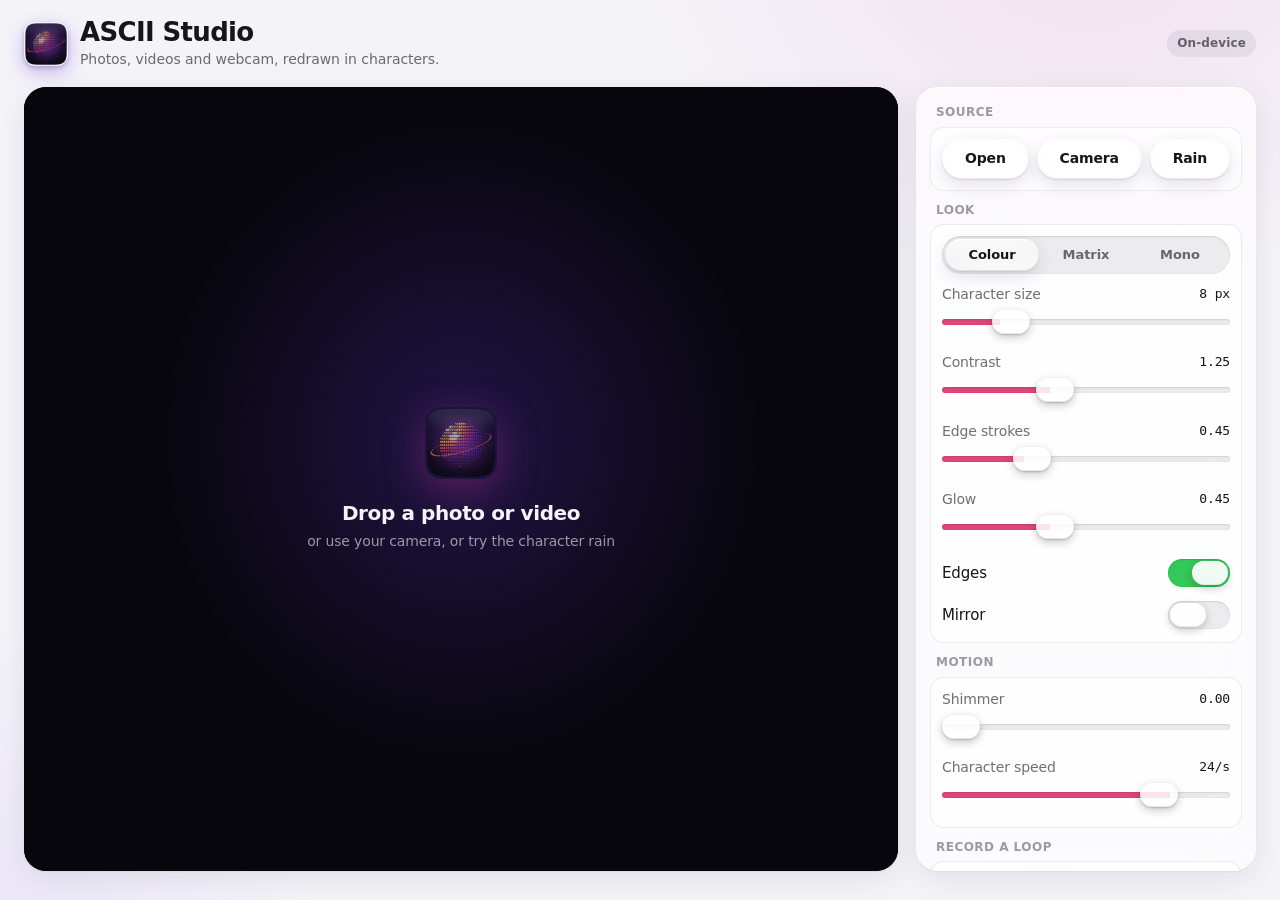
<file: index.html>
<!doctype html>
<html lang="en">
<head>
  <meta charset="utf-8">
  <meta name="viewport" content="width=device-width, initial-scale=1, viewport-fit=cover">
  <title>ASCII Studio</title>
  <meta name="description" content="Turn photos, videos and your webcam into colourful ASCII art, right in your browser.">
  <meta name="theme-color" content="#0b0a12" media="(prefers-color-scheme: dark)">
  <meta name="theme-color" content="#f4f3f8" media="(prefers-color-scheme: light)">
  <meta name="apple-mobile-web-app-capable" content="yes">
  <meta name="apple-mobile-web-app-status-bar-style" content="black-translucent">
  <meta name="apple-mobile-web-app-title" content="ASCII Studio">
  <link rel="icon" type="image/png" sizes="32x32" href="brand/icon-32.png">
  <link rel="apple-touch-icon" href="brand/icon-180.png">
  <link rel="manifest" href="manifest.webmanifest">
  <link rel="stylesheet" href="style.css">
</head>
<body>
  <!-- Liquid glass: bends what's behind buttons (Chromium only; others get frosted glass) -->
  <svg width="0" height="0" style="position:absolute" aria-hidden="true">
    <filter id="liquid" x="0" y="0" width="100%" height="100%" color-interpolation-filters="sRGB">
      <feTurbulence type="fractalNoise" baseFrequency="0.008 0.012" numOctaves="2" seed="11" result="noise"/>
      <feGaussianBlur in="noise" stdDeviation="2" result="map"/>
      <feDisplacementMap in="SourceGraphic" in2="map" scale="22" xChannelSelector="R" yChannelSelector="G"/>
    </filter>
  </svg>
  <header class="topbar">
    <img class="logo" src="brand/icon-128.png" alt="" width="40" height="40">
    <div class="brand">
      <h1>ASCII Studio</h1>
      <p>Photos, videos and webcam, redrawn in characters.</p>
    </div>
    <span class="privacy" title="Nothing is uploaded">On-device</span>
  </header>

  <main class="layout">
    <section id="stage" class="stage empty" aria-label="Preview">
      <canvas id="out"></canvas>
      <label id="drop" class="drop">
        <input id="file" type="file" accept="image/*,video/*" hidden>
        <span class="drop-icon" aria-hidden="true">
          <img src="brand/icon-128.png" alt="" width="72" height="72">
        </span>
        <strong class="desktop-only">Drop a photo or video</strong>
        <strong class="touch-only">Tap to choose a photo or video</strong>
        <span>or use your camera, or try the character rain</span>
      </label>
      <div id="rec" class="rec-pill" hidden>● REC</div>
    </section>

    <aside class="panel" aria-label="Controls">
      <section class="group">
        <h2>Source</h2>
        <div class="card">
          <div class="row buttons">
            <button id="btn-open" class="btn">Open</button>
            <button id="btn-cam" class="btn">Camera</button>
            <button id="btn-flip" class="btn" hidden title="Switch between front and back camera">Flip</button>
            <button id="btn-rain" class="btn">Rain</button>
          </div>
        </div>
      </section>

      <section class="group">
        <h2>Look</h2>
        <div class="card">
          <div class="seg" id="style" role="radiogroup" aria-label="Style">
            <span class="seg-thumb" aria-hidden="true"></span>
            <button data-v="colour" class="on" role="radio">Colour</button>
            <button data-v="matrix" role="radio">Matrix</button>
            <button data-v="mono" role="radio">Mono</button>
          </div>
          <label class="slider">Character size <output data-for="cell"></output>
            <input type="range" id="cell" min="4" max="24" step="1" value="8"></label>
          <label class="slider">Contrast <output data-for="contrast"></output>
            <input type="range" id="contrast" min="0.5" max="2.5" step="0.05" value="1.25"></label>
          <label class="slider">Edge strokes <output data-for="edgeThreshold"></output>
            <input type="range" id="edgeThreshold" min="0.15" max="1.2" step="0.05" value="0.45"></label>
          <label class="slider">Glow <output data-for="glow"></output>
            <input type="range" id="glow" min="0" max="1.2" step="0.05" value="0.45"></label>
          <label class="switch-row">Edges<input type="checkbox" id="edges" class="switch" checked></label>
          <label class="switch-row">Mirror<input type="checkbox" id="mirror" class="switch"></label>
        </div>
      </section>

      <section class="group">
        <h2>Motion</h2>
        <div class="card">
          <label class="slider">Shimmer <output data-for="shimmer"></output>
            <input type="range" id="shimmer" min="0" max="1" step="0.05" value="0"></label>
          <label class="slider">Character speed <output data-for="fps"></output>
            <input type="range" id="fps" min="1" max="30" step="1" value="24"></label>
        </div>
      </section>

      <section class="group">
        <h2>Record a loop</h2>
        <div class="card">
          <div class="seg" id="dur" role="radiogroup" aria-label="Loop length">
            <span class="seg-thumb" aria-hidden="true"></span>
            <button data-v="5" role="radio">5s</button>
            <button data-v="10" class="on" role="radio">10s</button>
            <button data-v="15" role="radio">15s</button>
            <button data-v="custom" role="radio">Custom</button>
          </div>
          <label id="custom-wrap" class="field" hidden>Length (seconds)
            <input type="number" id="custom-dur" min="1" max="120" step="1" value="20" inputmode="numeric"></label>
          <button id="btn-video" class="btn rec-btn wide">● Record 10s</button>
          <button id="btn-save-rec" class="btn wide" hidden>Save video</button>
          <p class="note">Animations repeat exactly once per loop, so videos loop seamlessly.</p>
        </div>
      </section>

      <section class="group">
        <h2>Save</h2>
        <div class="card">
          <label class="field">Size
            <select id="size">
              <option value="source">Match source (up to 1920 px)</option>
              <option value="720">HD 720p</option>
              <option value="1080">Full HD 1080p</option>
              <option value="2160">4K</option>
              <option value="screen">Wallpaper (fills this screen)</option>
            </select>
          </label>
          <p class="note mono" id="size-hint"></p>
          <div class="row buttons">
            <button id="btn-png" class="btn primary">Save image</button>
            <button id="btn-copy" class="btn">Copy text</button>
            <button id="btn-txt" class="btn">.txt</button>
          </div>
        </div>
      </section>

      <section class="group" id="wallpaper-group" hidden>
        <h2>New-tab wallpaper</h2>
        <div class="card">
          <button id="btn-wall" class="btn primary wide">Set as new-tab wallpaper</button>
          <div class="row buttons">
            <button id="btn-wall-open" class="btn">Open new tab</button>
            <button id="btn-wall-reset" class="btn">Use built-ins</button>
          </div>
          <p class="note">Every new tab shows this, animated, with a clock. New tabs also have five interactive built-in wallpapers.</p>
        </div>
      </section>

      <section class="group" id="desktop-group" hidden>
        <h2>Desktop wallpaper</h2>
        <div class="card">
          <button id="btn-desk-live" class="btn primary wide">Use as live wallpaper</button>
          <button id="btn-desk-still" class="btn wide">Set as still wallpaper</button>
          <button id="btn-desk-customise" class="btn wide">Customise live wallpaper…</button>
          <p class="note" id="desk-note">Live wallpapers move behind your desktop icons. Switch scenes or turn them off from the menu-bar icon.</p>
        </div>
      </section>

      <section class="group" id="update-group" hidden>
        <h2>About</h2>
        <div class="card">
          <p class="note" id="upd-text">ASCII Studio</p>
          <button id="btn-upd" class="btn wide">Check for updates</button>
        </div>
      </section>

      <p class="status" id="status" role="status" aria-live="polite"></p>
    </aside>
  </main>

  <script type="module" src="app.js"></script>
</body>
</html>
</file>
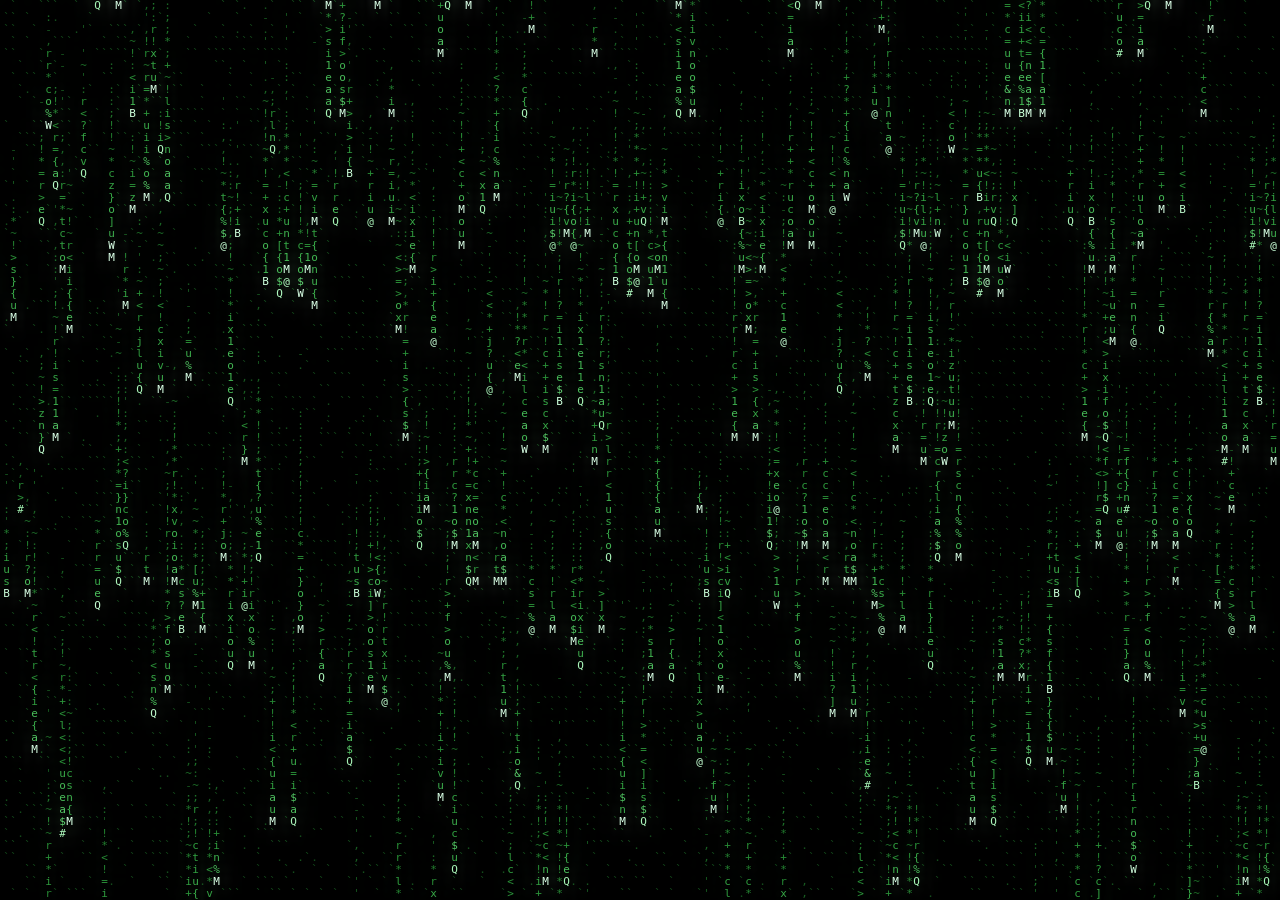
<file: wallpaper.html>
<!doctype html>
<html lang="en">
<head>
  <meta charset="utf-8">
  <meta name="viewport" content="width=device-width, initial-scale=1">
  <title>ASCII Wallpaper</title>
  <style>
    html, body { margin: 0; height: 100%; background: #000; overflow: hidden; }
    canvas { display: block; width: 100vw; height: 100vh; }
  </style>
</head>
<body>
  <canvas id="out"></canvas>
  <!--
    Fullscreen, no UI. Used by desktop/ascii_wallpaper.py (and works in Plash too).
    URL options:
      src=<url of a photo or video>   (leave out for character rain)
      style=colour|matrix|mono   cell=<char width in CSS px>   glow=0..1.2
      shimmer=0..1   contrast=0.5..2.5   edges=0|1   fps=1..60
  -->
  <script type="module">
    import { AsciiRenderer } from "./renderer.js";

    const q = new URLSearchParams(location.search);
    const num = (k, d) => (q.has(k) ? parseFloat(q.get(k)) : d);
    const canvas = document.getElementById("out");
    const r = new AsciiRenderer(canvas);
    const S = r.settings;
    const dpr = window.devicePixelRatio || 1;
    const src = q.get("src");
    const isVideo = src && /\.(mp4|mov|m4v|webm|gif)$/i.test(src);

    S.style = q.get("style") || (src ? "colour" : "matrix");
    S.cell = num("cell", 7) * dpr;
    S.glow = num("glow", 0.5);
    S.contrast = num("contrast", 1.25);
    S.edges = q.get("edges") !== "0";
    S.shimmer = num("shimmer", src && !isVideo ? 0.6 : 0);   // photos gently come alive
    let fps = num("fps", 30), paused = false, last = 0;

    if (!src) {
      S.mode = "rain";
    } else if (isVideo) {
      const v = Object.assign(document.createElement("video"),
        { src, loop: true, muted: true, playsInline: true, autoplay: true });
      v.play().catch(() => {});
      v.addEventListener("loadeddata", () => r.setSource(v));
    } else {
      const img = new Image();
      img.onload = () => r.setSource(img);
      img.src = src;
    }

    function loop(t) {
      requestAnimationFrame(loop);
      if (paused || t - last < 1000 / fps - 2) return;
      last = t;
      r.resize(Math.round(innerWidth * dpr), Math.round(innerHeight * dpr));
      r.render(t / 1000);
    }
    requestAnimationFrame(loop);

    // controls for the menu-bar app
    window.wallpaper = {
      toggle() { paused = !paused; return paused; },
      setFps(n) { fps = n; },
    };
  </script>
</body>
</html>
</file>
<file: style.css>
/* ASCII Studio: design tokens, light + dark.
   Type follows the platform's system font (SF Pro on Apple devices) with size-specific
   tracking; panels are translucent materials; feedback is on press, never on release. */

:root {
  --font: -apple-system, BlinkMacSystemFont, "SF Pro Text", system-ui, "Segoe UI", Roboto, "Helvetica Neue", sans-serif;
  --font-display: -apple-system, BlinkMacSystemFont, "SF Pro Display", system-ui, "Segoe UI", Roboto, sans-serif;
  --mono: ui-monospace, "SF Mono", SFMono-Regular, Menlo, Consolas, monospace;

  /* brand: the logo's sunset, indigo -> magenta -> coral -> amber */
  --brand-1: #6d3ff2;
  --brand-2: #d63ca8;
  --brand-3: #ff6a55;
  --brand-4: #ffb347;
  --brand-grad: linear-gradient(135deg, var(--brand-2), var(--brand-3) 55%, var(--brand-4));

  --radius-lg: 22px;
  --radius: 14px;
  --radius-sm: 10px;
  --ease: cubic-bezier(0.22, 1, 0.36, 1);   /* critically damped feel */
  --gutter: max(16px, env(safe-area-inset-left));

  color-scheme: light dark;
}

/* ---------- colours ---------- */
:root {
  --bg: #f4f3f8;
  --bg-glow-1: rgba(214, 60, 168, 0.10);
  --bg-glow-2: rgba(109, 63, 242, 0.10);
  --text: #16151c;
  --text-2: rgba(22, 21, 28, 0.62);
  --text-3: rgba(22, 21, 28, 0.42);
  --material: rgba(255, 255, 255, 0.66);
  --material-solid: #ffffff;
  --card: rgba(255, 255, 255, 0.72);
  --hairline: rgba(22, 21, 28, 0.08);
  --edge-light: rgba(255, 255, 255, 0.9);
  --fill: rgba(118, 118, 128, 0.12);
  --fill-strong: rgba(118, 118, 128, 0.2);
  --thumb: #ffffff;
  --accent: #e0457b;
  --rec: #ff3b30;
  --shadow: 0 1px 2px rgba(20, 16, 40, 0.06), 0 8px 30px rgba(20, 16, 40, 0.08);
}

@media (prefers-color-scheme: dark) {
  :root {
    --bg: #0b0a12;
    --bg-glow-1: rgba(214, 60, 168, 0.16);
    --bg-glow-2: rgba(109, 63, 242, 0.20);
    --text: #f4f3f8;
    --text-2: rgba(244, 243, 248, 0.64);
    --text-3: rgba(244, 243, 248, 0.40);
    --material: rgba(30, 28, 42, 0.58);
    --material-solid: #1c1a26;
    --card: rgba(255, 255, 255, 0.05);
    --hairline: rgba(255, 255, 255, 0.08);
    --edge-light: rgba(255, 255, 255, 0.12);
    --fill: rgba(118, 118, 128, 0.24);
    --fill-strong: rgba(118, 118, 128, 0.36);
    --thumb: #f4f3f8;
    --accent: #ff6a8a;
    --rec: #ff453a;
    --shadow: 0 1px 2px rgba(0, 0, 0, 0.3), 0 12px 40px rgba(0, 0, 0, 0.35);
  }
}

* { box-sizing: border-box; }

html { -webkit-text-size-adjust: 100%; }

body {
  margin: 0;
  min-height: 100dvh;
  background:
    radial-gradient(60vmax 50vmax at 85% -10%, var(--bg-glow-1), transparent 60%),
    radial-gradient(60vmax 50vmax at -10% 110%, var(--bg-glow-2), transparent 60%),
    var(--bg);
  background-attachment: fixed;
  color: var(--text);
  font: 400 15px/1.47 var(--font);
  letter-spacing: -0.01em;
  -webkit-font-smoothing: antialiased;
  font-optical-sizing: auto;
  padding: env(safe-area-inset-top) env(safe-area-inset-right) env(safe-area-inset-bottom) env(safe-area-inset-left);
}

[hidden] { display: none !important; }

/* ---------- header ---------- */
.topbar {
  display: flex;
  align-items: center;
  gap: 12px;
  padding: 18px 24px 10px;
}
.logo {
  width: 44px; height: 44px;
  border-radius: 11px;
  box-shadow: 0 6px 18px rgba(109, 63, 242, 0.35), 0 2px 4px rgba(0, 0, 0, 0.2);
}
.brand { min-width: 0; flex: 1; }
h1 {
  margin: 0;
  font: 700 26px/1.1 var(--font-display);
  letter-spacing: -0.025em;
}
.brand p { margin: 2px 0 0; color: var(--text-2); font-size: 14px; letter-spacing: -0.005em; }
.privacy {
  font-size: 12px; font-weight: 600; letter-spacing: 0.01em;
  padding: 5px 10px; border-radius: 999px;
  color: var(--text-2); background: var(--fill);
}

/* ---------- layout ---------- */
.layout {
  display: grid;
  grid-template-columns: minmax(0, 1fr) 340px;
  gap: 18px;
  padding: 8px 24px 24px;
  height: calc(100dvh - 84px - env(safe-area-inset-top) - env(safe-area-inset-bottom));
  min-height: 560px;
}

/* ---------- stage ---------- */
.stage {
  position: relative;
  overflow: hidden;
  border-radius: var(--radius-lg);
  background: #000;
  box-shadow: var(--shadow), inset 0 0 0 1px rgba(255, 255, 255, 0.06);
}
.stage canvas {
  position: absolute; inset: 0;
  width: 100%; height: 100%;
  object-fit: contain;
  display: block;
  transition: opacity 300ms var(--ease);
}
.stage.empty canvas { opacity: 0; }
.stage.dragging { box-shadow: var(--shadow), inset 0 0 0 2px var(--accent); }

.drop {
  position: absolute; inset: 0;
  display: none;
  flex-direction: column; align-items: center; justify-content: center;
  gap: 6px; padding: 24px;
  text-align: center; cursor: pointer;
  color: #f4f3f8;
  background:
    radial-gradient(50% 60% at 50% 45%, rgba(109, 63, 242, 0.25), transparent 70%),
    #07060c;
  -webkit-tap-highlight-color: transparent;
}
.stage.empty .drop { display: flex; }
.drop-icon img {
  border-radius: 16px;
  box-shadow: 0 10px 40px rgba(214, 60, 168, 0.35);
  margin-bottom: 10px;
  transition: transform 160ms var(--ease);
}
.drop:active .drop-icon img { transform: scale(0.96); }
.drop strong { font: 600 20px/1.2 var(--font-display); letter-spacing: -0.02em; }
.drop span { color: rgba(244, 243, 248, 0.6); font-size: 14px; }
.drop .btn { margin-top: 10px; }
.touch-only { display: none; }
@media (hover: none) and (pointer: coarse) {
  .touch-only { display: block; }
  .desktop-only { display: none; }
}

.rec-pill {
  position: absolute; top: 14px; left: 14px;
  font: 600 13px/1 var(--mono);
  color: #fff;
  background: rgba(255, 59, 48, 0.85);
  padding: 7px 11px;
  border-radius: 999px;
  -webkit-backdrop-filter: blur(12px); backdrop-filter: blur(12px);
}

/* ---------- control panel: a translucent material ---------- */
.panel {
  overflow-y: auto;
  overscroll-behavior: contain;
  padding: 6px 14px 14px;
  border-radius: var(--radius-lg);
  background: var(--material);
  -webkit-backdrop-filter: blur(30px) saturate(180%);
  backdrop-filter: blur(30px) saturate(180%);
  box-shadow: var(--shadow), inset 0 1px 0 var(--edge-light);
  scrollbar-width: thin;
}

.group { margin-top: 12px; }
h2 {
  margin: 0 0 6px 6px;
  font: 600 12px/1.3 var(--font);
  letter-spacing: 0.04em;
  text-transform: uppercase;
  color: var(--text-3);
}
.card {
  display: grid; gap: 10px;
  padding: 12px;
  border-radius: var(--radius);
  background: var(--card);
  box-shadow: inset 0 0 0 1px var(--hairline);
}

.row { display: flex; gap: 8px; }
.row.buttons > .btn { flex: 1 1 auto; white-space: nowrap; padding-inline: 12px; }

/* ---------- liquid glass controls ----------
   No colour gradients: clear glass that blurs, saturates and (in Chromium) bends whatever
   is behind it, a bright specular edge where light catches the top, a soft sheen, and a
   shadow that lifts it off the surface. Tinted glass marks the main action. */
:root {
  --glass: rgba(255, 255, 255, 0.5);
  --glass-hover: rgba(255, 255, 255, 0.68);
  --glass-edge: rgba(255, 255, 255, 0.95);
  --glass-rim: rgba(0, 0, 0, 0.06);
  --glass-sheen: rgba(255, 255, 255, 0.55);
  --glass-shadow: 0 6px 18px rgba(30, 20, 60, 0.12), 0 1px 2px rgba(30, 20, 60, 0.1);
  --well: rgba(118, 118, 128, 0.14);
  --tint: 88%;          /* light mode needs a deeper tint so white text stays readable */
  --well-shadow: inset 0 1px 2px rgba(0, 0, 0, 0.1), inset 0 0 0 0.5px rgba(0, 0, 0, 0.05);
}
@media (prefers-color-scheme: dark) {
  :root {
    --glass: rgba(255, 255, 255, 0.09);
    --glass-hover: rgba(255, 255, 255, 0.15);
    --glass-edge: rgba(255, 255, 255, 0.42);
    --glass-rim: rgba(255, 255, 255, 0.1);
    --glass-sheen: rgba(255, 255, 255, 0.16);
    --glass-shadow: 0 8px 22px rgba(0, 0, 0, 0.35), 0 1px 3px rgba(0, 0, 0, 0.3);
    --well: rgba(0, 0, 0, 0.28);
    --tint: 62%;
    --well-shadow: inset 0 1px 3px rgba(0, 0, 0, 0.45), inset 0 -0.5px 0 rgba(255, 255, 255, 0.08);
  }
}

.btn, .seg-thumb {
  position: relative;
  isolation: isolate;
  background: var(--glass);
  -webkit-backdrop-filter: blur(12px) saturate(190%) brightness(1.06);
  backdrop-filter: blur(12px) saturate(190%) brightness(1.06);
  box-shadow:
    inset 0 1px 0.5px var(--glass-edge),          /* light catching the top edge */
    inset 0 -1px 0.5px var(--glass-rim),          /* the lower rim */
    inset 0 0 0 0.5px var(--glass-rim),
    var(--glass-shadow);
}
.liquid .btn, .liquid .seg-thumb {
  -webkit-backdrop-filter: url(#liquid) blur(10px) saturate(190%) brightness(1.06);
  backdrop-filter: url(#liquid) blur(10px) saturate(190%) brightness(1.06);
}
.btn::before, .seg-thumb::before {                /* soft sheen, like a curved surface */
  content: "";
  position: absolute; inset: 0;
  border-radius: inherit;
  pointer-events: none;
  z-index: -1;
  background: radial-gradient(130% 100% at 30% 0%, var(--glass-sheen), transparent 60%);
}

.btn {
  appearance: none;
  font: 590 14px/1.2 var(--font);
  letter-spacing: -0.01em;
  color: var(--text);
  border: 0;
  border-radius: 999px;
  padding: 10px 14px;
  min-height: 40px;
  cursor: pointer;
  touch-action: manipulation;
  -webkit-tap-highlight-color: transparent;
  transition: transform 140ms cubic-bezier(0.3, 1.4, 0.5, 1), background-color 150ms ease-out;
}
.btn:hover { background: var(--glass-hover); }
.btn:active { transform: scale(0.96); }         /* a little squish, instantly */
.btn:focus-visible, .seg button:focus-visible, select:focus-visible, input:focus-visible {
  outline: 2px solid var(--accent); outline-offset: 2px;
}
.btn.wide { width: 100%; }
/* tinted glass for the main action, still see-through */
.btn.primary { color: #fff; font-weight: 650; background: color-mix(in srgb, var(--accent) var(--tint), transparent); }
.btn.primary:hover { background: color-mix(in srgb, var(--accent) calc(var(--tint) + 10%), transparent); }
.btn.active { color: #fff; background: color-mix(in srgb, var(--accent) 62%, transparent); }
.rec-btn { color: var(--rec); font-weight: 650; }
.rec-btn.recording { color: #fff; background: color-mix(in srgb, var(--rec) 70%, transparent); }

/* ---------- segmented control: a glass pill sliding in a recessed well ---------- */
.seg {
  --n: 3; --i: 0;
  position: relative;
  display: grid;
  grid-template-columns: repeat(var(--n), 1fr);
  padding: 3px;
  border-radius: 999px;
  background: var(--well);
  box-shadow: var(--well-shadow);
}
.seg-thumb {
  position: absolute; top: 3px; bottom: 3px; left: 3px;
  width: calc((100% - 6px) / var(--n));
  border-radius: 999px;
  transform: translateX(calc(var(--i) * 100%));
  transition: transform 380ms cubic-bezier(0.3, 1.25, 0.5, 1);   /* settles with a hint of give */
}
.seg button {
  position: relative;
  appearance: none; border: 0; background: none;
  font: 590 13px/1.2 var(--font);
  letter-spacing: -0.005em;
  color: var(--text-2);
  padding: 8px 4px;
  cursor: pointer;
  touch-action: manipulation;
  -webkit-tap-highlight-color: transparent;
  transition: color 200ms, transform 120ms ease-out;
}
.seg button.on { color: var(--text); }
.seg button:active { transform: scale(0.95); }

/* ---------- sliders: a recessed track and a glass capsule ---------- */
.slider { display: block; font-size: 14px; color: var(--text-2); }
.slider output {
  float: right;
  font: 500 13px/1.6 var(--mono);
  color: var(--text);
  font-variant-numeric: tabular-nums;
}
input[type="range"] {
  -webkit-appearance: none; appearance: none;
  width: 100%; height: 30px; margin: 2px 0 0;
  background: transparent;
  touch-action: pan-y;
  --p: 50%;
}
input[type="range"]::-webkit-slider-runnable-track {
  height: 6px; border-radius: 3px;
  background: linear-gradient(90deg, var(--accent) 0 var(--p), var(--well) var(--p) 100%);
  box-shadow: var(--well-shadow);
}
input[type="range"]::-moz-range-track { height: 6px; border-radius: 3px; background: var(--well); box-shadow: var(--well-shadow); }
input[type="range"]::-moz-range-progress { height: 6px; border-radius: 3px; background: var(--accent); }
input[type="range"]::-webkit-slider-thumb {
  -webkit-appearance: none;
  width: 38px; height: 24px; margin-top: -9px;
  border-radius: 999px;
  background: rgba(255, 255, 255, 0.86);
  box-shadow:
    inset 0 1px 0.5px rgba(255, 255, 255, 1),
    inset 0 -1px 1px rgba(0, 0, 0, 0.08),
    inset 0 0 0 0.5px rgba(0, 0, 0, 0.06),
    0 3px 10px rgba(0, 0, 0, 0.22), 0 1px 2px rgba(0, 0, 0, 0.18);
  transition: transform 160ms cubic-bezier(0.3, 1.4, 0.5, 1), background-color 160ms;
}
/* while dragging, the capsule swells and turns to clear glass */
input[type="range"]:active::-webkit-slider-thumb {
  transform: scale(1.18);
  background: rgba(255, 255, 255, 0.32);
}
input[type="range"]::-moz-range-thumb {
  width: 38px; height: 24px; border: 0; border-radius: 999px;
  background: rgba(255, 255, 255, 0.86);
  box-shadow: inset 0 1px 0.5px #fff, 0 3px 10px rgba(0, 0, 0, 0.22);
}
input[type="range"]:active::-moz-range-thumb { background: rgba(255, 255, 255, 0.32); }

/* ---------- switches: a glass capsule on a track ---------- */
.switch-row {
  display: flex; align-items: center; justify-content: space-between;
  font-size: 15px; color: var(--text);
  padding: 2px 0;
}
.switch {
  -webkit-appearance: none; appearance: none;
  position: relative;
  width: 62px; height: 28px; margin: 0;
  border-radius: 999px;
  background: var(--well);
  box-shadow: var(--well-shadow);
  cursor: pointer;
  transition: background-color 220ms ease-out;
}
.switch::after {
  content: "";
  position: absolute; top: 2px; left: 2px;
  width: 36px; height: 24px;
  border-radius: 999px;
  background: rgba(255, 255, 255, 0.92);
  box-shadow: inset 0 1px 0.5px #fff, inset 0 -1px 1px rgba(0, 0, 0, 0.08), 0 3px 8px rgba(0, 0, 0, 0.22);
  transition: transform 300ms cubic-bezier(0.3, 1.3, 0.5, 1), background-color 160ms, width 160ms;
}
.switch:checked { background: #34c759; }
.switch:checked::after { transform: translateX(22px); }
.switch:active::after { background: rgba(255, 255, 255, 0.4); }

/* ---------- fields ---------- */
.field { display: grid; gap: 6px; font-size: 14px; color: var(--text-2); }
select, input[type="number"] {
  width: 100%;
  font: 400 15px/1.3 var(--font);
  color: var(--text);
  background: var(--fill);
  border: 0;
  border-radius: var(--radius-sm);
  padding: 10px 12px;
  min-height: 40px;
}
.note { margin: 0; font-size: 12.5px; line-height: 1.4; color: var(--text-3); letter-spacing: 0; }
.note.mono { font-family: var(--mono); font-size: 12px; }

/* ---------- status toast ---------- */
.status {
  position: fixed;
  left: 50%; bottom: calc(20px + env(safe-area-inset-bottom));
  transform: translate(-50%, 12px);
  max-width: min(92vw, 520px);
  margin: 0;
  padding: 10px 16px;
  border-radius: 14px;
  font-size: 14px; font-weight: 500; text-align: center;
  color: var(--text);
  background: var(--material);
  -webkit-backdrop-filter: blur(24px) saturate(180%);
  backdrop-filter: blur(24px) saturate(180%);
  box-shadow: var(--shadow), inset 0 1px 0 var(--edge-light);
  opacity: 0;
  pointer-events: none;
  transition: opacity 220ms var(--ease), transform 320ms var(--ease);
  z-index: 10;
}
.status.show { opacity: 1; transform: translate(-50%, 0); }

/* ---------- phones and narrow windows ---------- */
@media (max-width: 820px) {
  .topbar {
    position: sticky; top: 0; z-index: 5;
    padding: 10px var(--gutter);
    background: var(--material);
    -webkit-backdrop-filter: blur(24px) saturate(180%);
    backdrop-filter: blur(24px) saturate(180%);
  }
  .logo { width: 34px; height: 34px; border-radius: 8px; }
  h1 { font-size: 20px; letter-spacing: -0.02em; }
  .brand p { display: none; }
  .layout {
    display: block;
    height: auto; min-height: 0;
    padding: 8px var(--gutter) calc(80px + env(safe-area-inset-bottom));
  }
  .stage {
    position: sticky; top: 64px; z-index: 4;
    height: min(46vh, 120vw);
    border-radius: 18px;
  }
  .panel {
    margin-top: 14px;
    overflow: visible;
    padding: 0;
    background: none;
    -webkit-backdrop-filter: none; backdrop-filter: none;
    box-shadow: none;
  }
  .card { background: var(--material-solid); box-shadow: var(--shadow); }
  .btn, select, input[type="number"] { min-height: 44px; }   /* comfortable touch targets */
}

/* ---------- accessibility preferences ---------- */
@media (prefers-reduced-motion: reduce) {
  *, *::before, *::after { transition-duration: 1ms !important; }
  .btn:active, .seg button:active { transform: none; }
  input[type="range"]:active::-webkit-slider-thumb { transform: none; }
}
@media (prefers-reduced-transparency: reduce) {
  .panel, .topbar, .status, .rec-pill, .btn, .seg-thumb, .liquid .btn, .liquid .seg-thumb {
    background: var(--material-solid); -webkit-backdrop-filter: none; backdrop-filter: none;
  }
}
@media (prefers-contrast: more) {
  .card, .btn, .seg, select, input[type="number"] { box-shadow: inset 0 0 0 1px var(--text-3); }
  .note, h2 { color: var(--text-2); }
}
</file>
